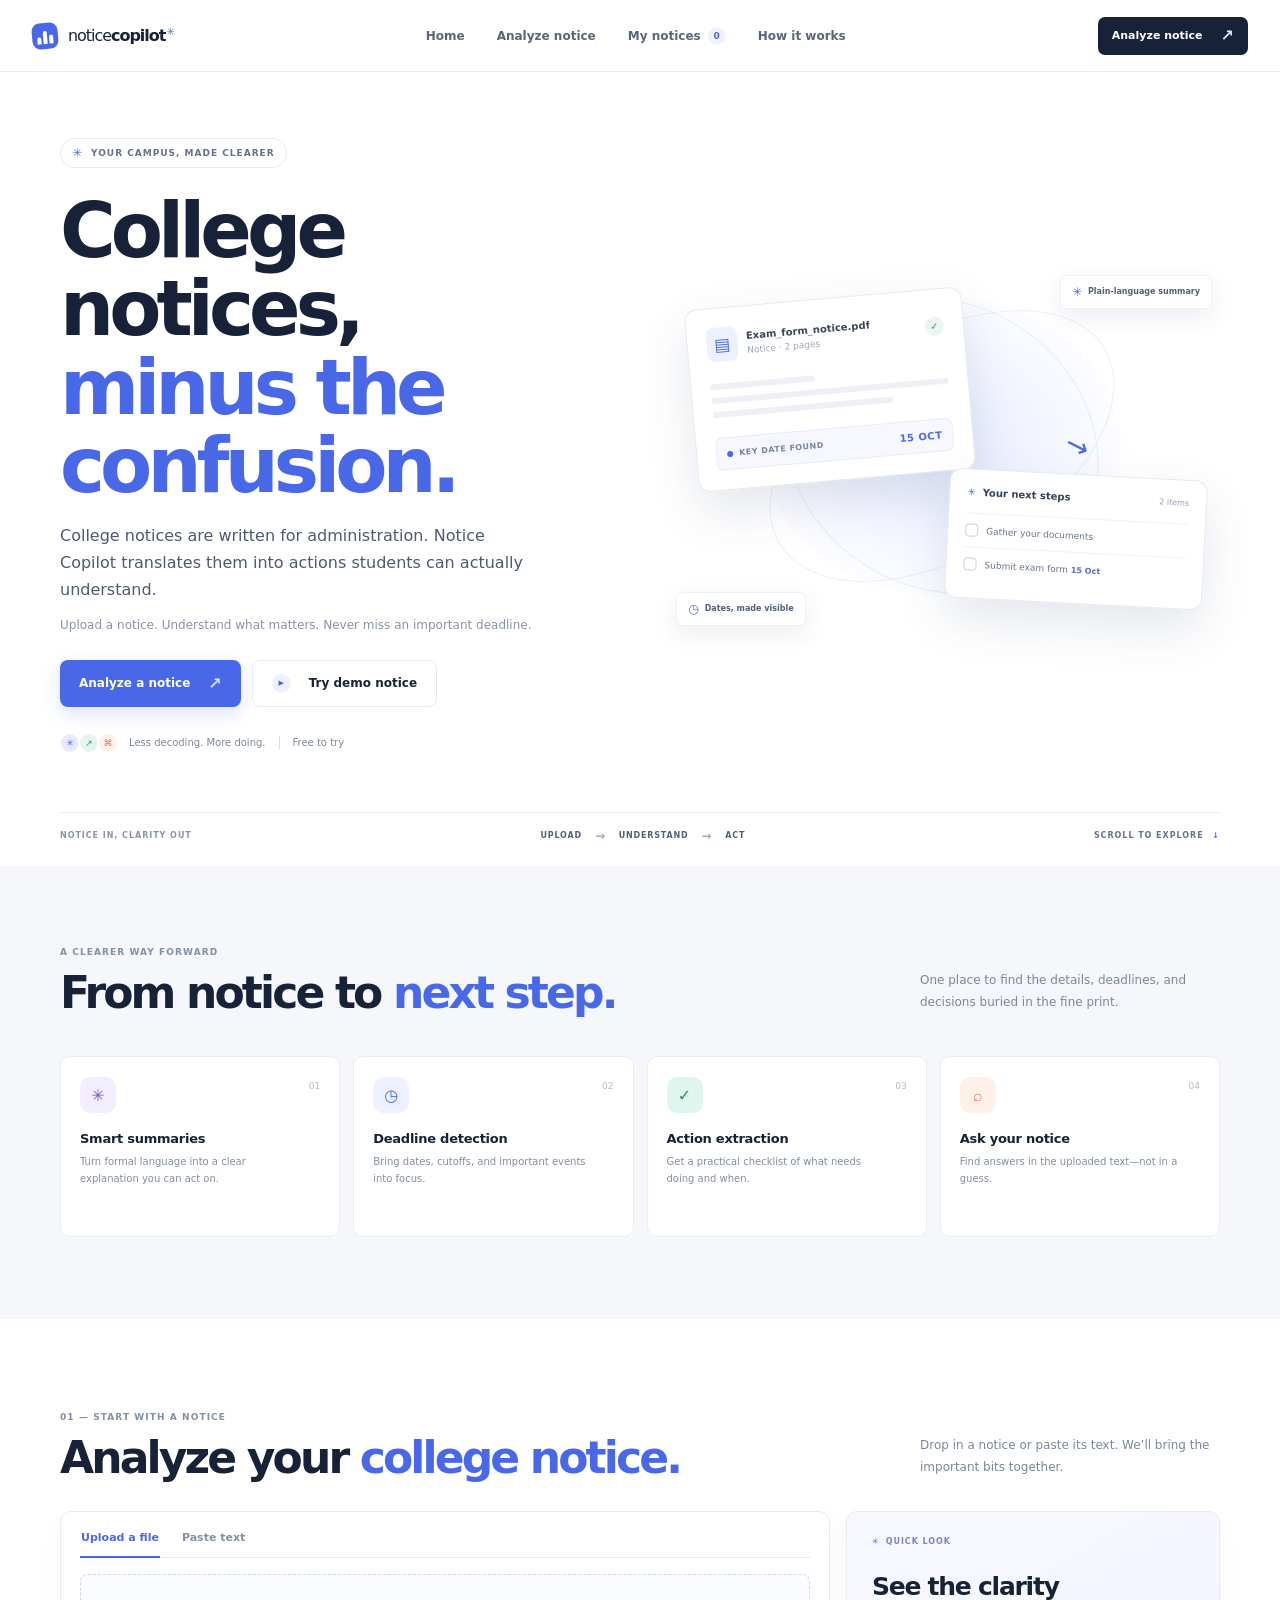
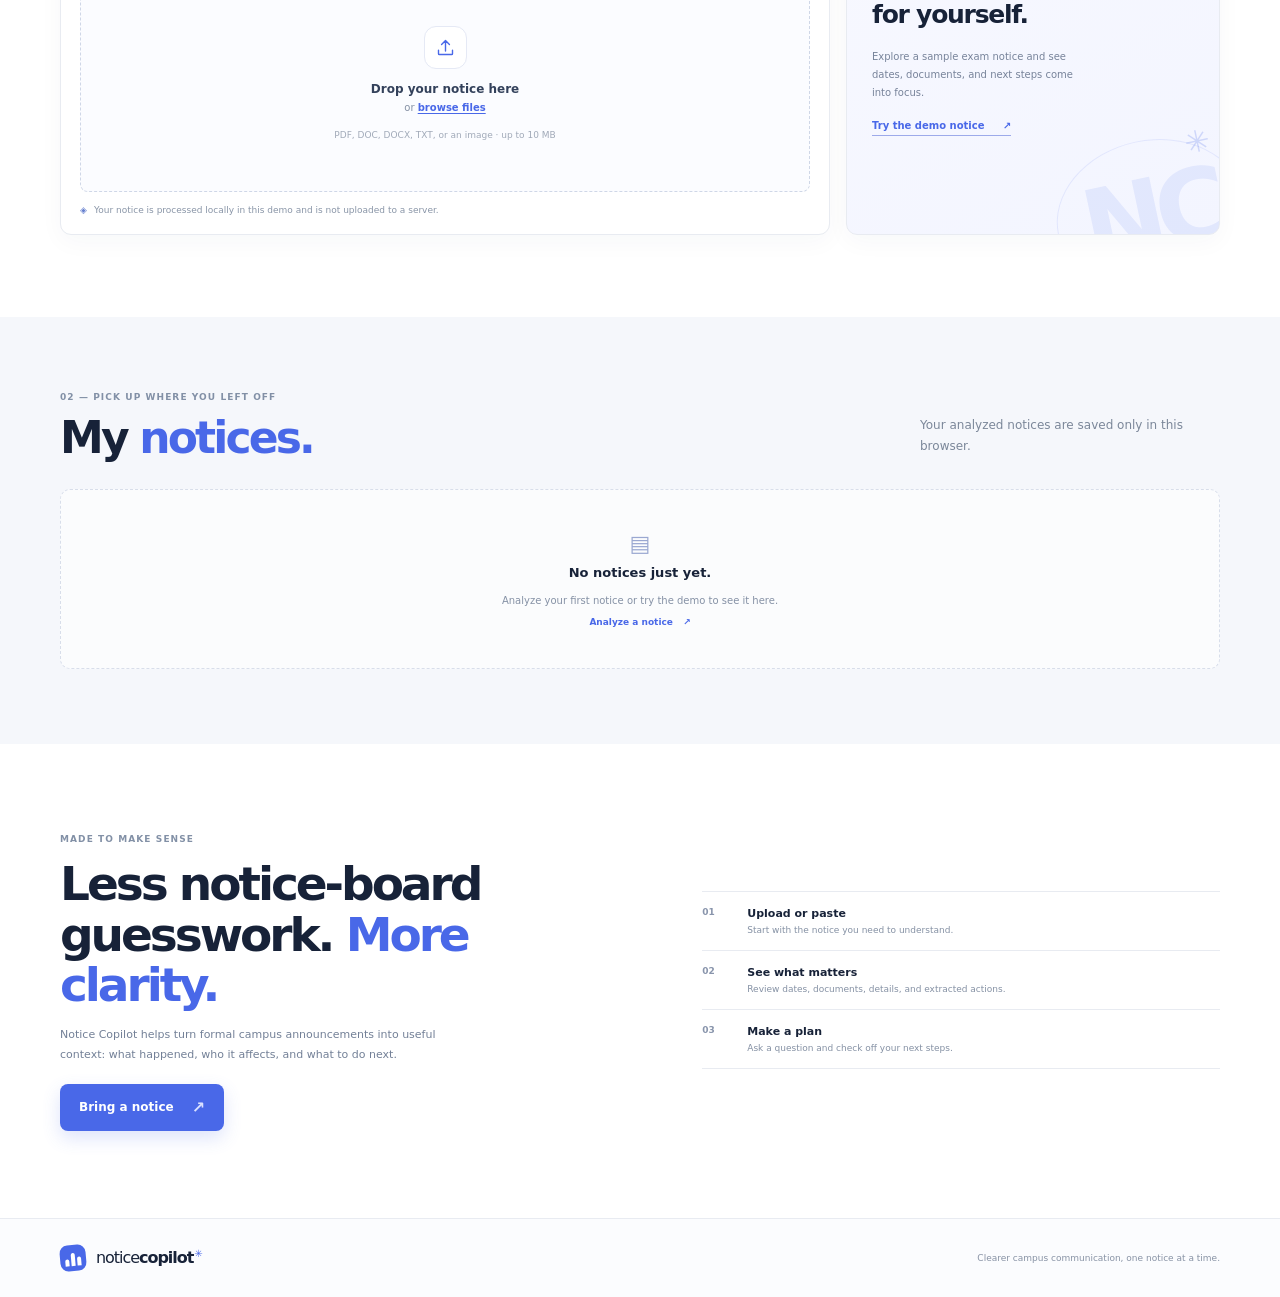
<file: index.html>
<!doctype html>
<html lang="en">
  <head>
    <meta charset="utf-8">
    <meta name="viewport" content="width=device-width, initial-scale=1">
    <meta name="theme-color" content="#f5f7fb">
    <meta name="description" content="Turn college notices into clear actions with Notice Copilot. Understand deadlines, documents, and next steps.">
    <title>Notice Copilot — Turn college notices into clear actions</title>
    <link rel="stylesheet" href="styles.css">
    <script src="script.js" defer></script>
  </head>
  <body>
    <a class="skip-link" href="#main">Skip to content</a>
    <header class="topbar">
      <a class="brand" href="#home" aria-label="Notice Copilot home">
        <span class="brand-symbol" aria-hidden="true"><span></span><span></span><span></span></span>
        <span>notice<span class="brand-strong">copilot</span><sup>✳</sup></span>
      </a>
      <button class="menu-toggle" id="menu-toggle" type="button" aria-expanded="false" aria-controls="primary-nav">
        <span class="sr-only">Toggle navigation</span><span aria-hidden="true">☰</span>
      </button>
      <nav class="primary-nav" id="primary-nav" aria-label="Main navigation">
        <a href="#home">Home</a>
        <a href="#analyze">Analyze notice</a>
        <a href="#my-notices">My notices<span class="history-count" id="history-count" aria-label="Saved notices">0</span></a>
        <a href="#how-it-works">How it works</a>
      </nav>
      <a class="button button-small button-dark header-cta" href="#analyze">Analyze notice <span aria-hidden="true">↗</span></a>
    </header>

    <main id="main">
      <section class="hero page-width" id="home" aria-labelledby="hero-title">
        <div class="hero-copy">
          <div class="trust-pill"><span class="sparkle" aria-hidden="true">✳</span> YOUR CAMPUS, MADE CLEARER</div>
          <h1 id="hero-title">College notices,<br><span>minus the confusion.</span></h1>
          <p class="hero-text">College notices are written for administration. Notice Copilot translates them into actions students can actually understand.</p>
          <p class="hero-support">Upload a notice. Understand what matters. Never miss an important deadline.</p>
          <div class="hero-actions">
            <a class="button button-primary" href="#analyze">Analyze a notice <span aria-hidden="true">↗</span></a>
            <button class="button button-demo" id="try-demo" type="button"><span class="play-icon" aria-hidden="true">▶</span> Try demo notice</button>
          </div>
          <div class="hero-proof"><span class="avatar-stack" aria-hidden="true"><i>✳</i><i>↗</i><i>⌘</i></span><span>Less decoding. More doing.</span><span class="proof-divider"></span><span>Free to try</span></div>
        </div>
        <div class="hero-visual" aria-label="A preview of a college notice transformed into an action checklist">
          <div class="visual-glow"></div>
          <div class="orbit orbit-a"></div><div class="orbit orbit-b"></div>
          <div class="notice-preview">
            <div class="preview-top"><span class="preview-file-icon" aria-hidden="true">▤</span><span><strong>Exam_form_notice.pdf</strong><small>Notice · 2 pages</small></span><span class="preview-check" aria-label="Analyzed">✓</span></div>
            <div class="preview-line short"></div><div class="preview-line"></div><div class="preview-line medium"></div>
            <div class="preview-stamp"><span class="stamp-dot"></span> KEY DATE FOUND <strong>15 OCT</strong></div>
          </div>
          <div class="preview-arrow" aria-hidden="true">↘</div>
          <div class="action-preview"><div class="action-preview-head"><span class="mini-spark">✳</span> Your next steps <span class="preview-counter">2 items</span></div><div class="preview-task"><span class="unchecked" aria-hidden="true"></span><span>Gather your documents</span></div><div class="preview-task"><span class="unchecked" aria-hidden="true"></span><span>Submit exam form <b>15 Oct</b></span></div></div>
          <span class="float-chip chip-one"><span>✳</span> Plain-language summary</span>
          <span class="float-chip chip-two"><span>◷</span> Dates, made visible</span>
        </div>
        <div class="hero-bottom"><span>NOTICE IN, CLARITY OUT</span><div class="workflow"><span>UPLOAD</span><i>→</i><span>UNDERSTAND</span><i>→</i><span>ACT</span></div><a href="#how-it-works" aria-label="See how Notice Copilot works">SCROLL TO EXPLORE <span aria-hidden="true">↓</span></a></div>
      </section>

      <section class="features section-muted" id="how-it-works" aria-labelledby="features-title">
        <div class="page-width">
          <div class="section-heading">
            <div><span class="section-label">A clearer way forward</span><h2 id="features-title">From notice to <span>next step.</span></h2></div>
            <p>One place to find the details, deadlines, and decisions buried in the fine print.</p>
          </div>
          <div class="feature-grid">
            <article class="feature-card"><span class="feature-icon icon-lilac" aria-hidden="true">✳</span><span class="feature-index">01</span><h3>Smart summaries</h3><p>Turn formal language into a clear explanation you can act on.</p></article>
            <article class="feature-card"><span class="feature-icon icon-blue" aria-hidden="true">◷</span><span class="feature-index">02</span><h3>Deadline detection</h3><p>Bring dates, cutoffs, and important events into focus.</p></article>
            <article class="feature-card"><span class="feature-icon icon-mint" aria-hidden="true">✓</span><span class="feature-index">03</span><h3>Action extraction</h3><p>Get a practical checklist of what needs doing and when.</p></article>
            <article class="feature-card"><span class="feature-icon icon-peach" aria-hidden="true">⌕</span><span class="feature-index">04</span><h3>Ask your notice</h3><p>Find answers in the uploaded text—not in a guess.</p></article>
          </div>
        </div>
      </section>

      <section class="analyzer-section page-width" id="analyze" aria-labelledby="analyzer-title">
        <div class="section-heading analyzer-heading">
          <div><span class="section-label">01 — START WITH A NOTICE</span><h2 id="analyzer-title">Analyze your <span>college notice.</span></h2></div>
          <p>Drop in a notice or paste its text. We’ll bring the important bits together.</p>
        </div>
        <div class="analyzer-grid">
          <div class="upload-card">
            <div class="input-tabs" role="tablist" aria-label="Choose how to add a notice">
              <button class="input-tab is-active" id="tab-upload" type="button" role="tab" aria-selected="true" aria-controls="panel-upload">Upload a file</button>
              <button class="input-tab" id="tab-paste" type="button" role="tab" aria-selected="false" aria-controls="panel-paste">Paste text</button>
            </div>
            <div class="tab-panel" id="panel-upload" role="tabpanel" aria-labelledby="tab-upload">
              <label class="drop-zone" id="drop-zone" for="notice-file">
                <input id="notice-file" type="file" accept=".txt,.pdf,.doc,.docx,image/*">
                <span class="upload-icon" aria-hidden="true"><svg viewBox="0 0 24 24"><path d="M12 16V4m0 0L7.5 8.5M12 4l4.5 4.5M4 15v4a1 1 0 0 0 1 1h14a1 1 0 0 0 1-1v-4"/></svg></span>
                <strong>Drop your notice here</strong>
                <span class="drop-subtitle">or <span class="browse-link">browse files</span></span>
                <span class="supported-formats">PDF, DOC, DOCX, TXT, or an image · up to 10 MB</span>
              </label>
            </div>
            <div class="tab-panel paste-panel" id="panel-paste" role="tabpanel" aria-labelledby="tab-paste" hidden>
              <label class="sr-only" for="notice-text">Paste the text of your college notice</label>
              <textarea id="notice-text" placeholder="Paste the notice text here…" rows="8"></textarea>
              <div class="paste-footer"><span>Your text stays in this browser.</span><button class="button button-primary button-small" id="analyze-text" type="button">Analyze notice <span aria-hidden="true">↗</span></button></div>
            </div>
            <div class="file-selection" id="file-selection" hidden><span class="file-chip-icon" aria-hidden="true">▤</span><span id="file-name"></span><button id="remove-file" type="button" aria-label="Remove selected file">×</button></div>
            <p class="upload-error" id="upload-error" role="alert" hidden></p>
            <div class="privacy-note"><span aria-hidden="true">◈</span> Your notice is processed locally in this demo and is not uploaded to a server.</div>
          </div>
          <aside class="demo-card">
            <span class="demo-tag"><span aria-hidden="true">✳</span> QUICK LOOK</span>
            <h3>See the clarity<br>for yourself.</h3>
            <p>Explore a sample exam notice and see dates, documents, and next steps come into focus.</p>
            <button class="demo-link" id="try-demo-inline" type="button">Try the demo notice <span aria-hidden="true">↗</span></button>
            <div class="demo-card-art" aria-hidden="true"><span>NC</span><i>✳</i></div>
          </aside>
        </div>

        <div class="processing-card" id="processing-card" role="status" aria-live="polite" hidden>
          <span class="processing-spark" aria-hidden="true">✳</span><div><strong id="processing-message">Reading your notice…</strong><span id="processing-step">Looking for dates and actions</span></div><span class="processing-spinner" aria-hidden="true"></span>
        </div>
        <div class="analysis-error" id="analysis-error" role="alert" hidden><span aria-hidden="true">!</span><div><strong id="analysis-error-title">We couldn’t confidently read this notice.</strong><p id="analysis-error-message">Try a text file or paste the notice text.</p></div></div>

        <section class="results" id="results" aria-labelledby="results-title" hidden>
          <div class="results-heading"><div><span class="section-label">NOTICE ANALYSIS <span class="demo-badge" id="result-source">LOCAL DEMO</span></span><h2 id="results-title">Your notice, <span>made clear.</span></h2></div><button class="button button-outline button-small" id="new-analysis" type="button">Analyze another <span aria-hidden="true">↗</span></button></div>
          <article class="notice-meta-card">
            <div class="notice-meta-icon" aria-hidden="true">▤</div><div class="notice-title-wrap"><h3 id="notice-title">Notice title</h3><div class="notice-meta-line"><span id="notice-type">Notice</span><span class="meta-dot"></span><span id="notice-issued-by">Issuer not found in notice</span><span class="meta-dot"></span><span id="notice-issue-date">Issue date not found</span></div></div><div class="confidence"><span class="confidence-dot"></span><span><strong id="confidence-label">Text extraction</strong><small>Based on notice text</small></span></div>
          </article>
          <div class="results-grid">
            <div class="results-main">
              <article class="result-card summary-card"><div class="card-heading"><span class="result-icon icon-summary" aria-hidden="true">✳</span><div><span class="card-eyebrow">THE SHORT VERSION</span><h3>TL;DR</h3></div><span class="ai-label">✳ LOCAL SUMMARY</span></div><p id="summary-text"></p></article>
              <article class="result-card action-card"><div class="card-heading"><span class="result-icon icon-action" aria-hidden="true">✓</span><div><span class="card-eyebrow">YOUR NEXT STEPS</span><h3>What do I need to do?</h3></div><span class="item-count" id="action-count"></span></div><div class="task-list" id="task-list"></div></article>
              <article class="result-card timeline-card"><div class="card-heading"><span class="result-icon icon-date" aria-hidden="true">◷</span><div><span class="card-eyebrow">DATES WORTH NOTING</span><h3>Important dates</h3></div></div><div class="timeline-list" id="timeline-list"></div><p class="empty-inline" id="timeline-empty" hidden>No dates could be confidently identified in this notice.</p></article>
              <article class="result-card plan-card"><div class="card-heading"><span class="result-icon icon-plan" aria-hidden="true">☷</span><div><span class="card-eyebrow">ONE THING AT A TIME</span><h3>Your action plan</h3></div></div><div class="progress-row"><span id="progress-label">0 of 0 tasks completed</span><span id="progress-percent">0%</span></div><div class="progress-track" role="progressbar" aria-label="Action plan progress" aria-valuemin="0" aria-valuemax="100" aria-valuenow="0"><span id="progress-fill"></span></div><div class="plan-list" id="plan-list"></div></article>
            </div>
            <aside class="results-side">
              <article class="result-card documents-card"><div class="card-heading"><span class="result-icon icon-docs" aria-hidden="true">▤</span><div><span class="card-eyebrow">COME PREPARED</span><h3>Required documents</h3></div></div><ul class="document-list" id="document-list"></ul><p class="empty-inline" id="documents-empty" hidden>No required documents were found in the notice text.</p></article>
              <article class="result-card eligibility-card"><div class="card-heading"><span class="result-icon icon-people" aria-hidden="true">◎</span><div><span class="card-eyebrow">WHO THIS IS FOR</span><h3>Eligibility</h3></div></div><p id="eligibility-text"></p></article>
              <article class="result-card important-card"><div class="card-heading"><span class="result-icon icon-important" aria-hidden="true">⌑</span><div><span class="card-eyebrow">DETAILS FROM THE NOTICE</span><h3>Important details</h3></div></div><dl id="important-details"></dl><p class="empty-inline" id="details-empty" hidden>Fees, venue, timing, or contact details were not identified in the notice.</p></article>
              <article class="result-card ask-card"><div class="card-heading"><span class="result-icon icon-ask" aria-hidden="true">⌕</span><div><span class="card-eyebrow">ANSWERS FROM YOUR TEXT</span><h3>Ask your notice</h3></div></div><p class="ask-description">Answers are grounded only in the notice text you provided.</p><div class="suggested-questions" id="suggested-questions"><button type="button">When is the deadline?</button><button type="button">What documents do I need?</button><button type="button">Who needs to submit this?</button><button type="button">How much is the fee?</button><button type="button">Where do I submit it?</button></div><div class="answer-box" id="answer-box" aria-live="polite" hidden></div><form class="question-form" id="question-form"><label class="sr-only" for="question-input">Ask a question about this notice</label><input id="question-input" type="text" placeholder="Ask a question…" autocomplete="off" required><button type="submit" aria-label="Send question">↑</button></form></article>
            </aside>
          </div>
          <p class="disclaimer"><span aria-hidden="true">ⓘ</span> <strong>AI-generated summary.</strong> This local demo uses text-matching rules, not an AI service. Always verify important dates and instructions against the original college notice.</p>
        </section>
      </section>

      <section class="history-section section-muted" id="my-notices" aria-labelledby="history-title">
        <div class="page-width">
          <div class="section-heading history-heading"><div><span class="section-label">02 — PICK UP WHERE YOU LEFT OFF</span><h2 id="history-title">My <span>notices.</span></h2></div><p>Your analyzed notices are saved only in this browser.</p></div>
          <div class="history-grid" id="history-grid"><div class="history-empty"><span aria-hidden="true">▤</span><h3>No notices just yet.</h3><p>Analyze your first notice or try the demo to see it here.</p><a class="text-link" href="#analyze">Analyze a notice <span aria-hidden="true">↗</span></a></div></div>
        </div>
      </section>

      <section class="how-section page-width">
        <div class="how-copy"><span class="section-label">MADE TO MAKE SENSE</span><h2>Less notice-board<br>guesswork. <span>More clarity.</span></h2><p>Notice Copilot helps turn formal campus announcements into useful context: what happened, who it affects, and what to do next.</p><a class="button button-primary" href="#analyze">Bring a notice <span aria-hidden="true">↗</span></a></div>
        <div class="how-steps"><div><span>01</span><strong>Upload or paste</strong><p>Start with the notice you need to understand.</p></div><div><span>02</span><strong>See what matters</strong><p>Review dates, documents, details, and extracted actions.</p></div><div><span>03</span><strong>Make a plan</strong><p>Ask a question and check off your next steps.</p></div></div>
      </section>
    </main>
    <footer class="site-footer"><div class="footer-inner page-width"><a class="brand" href="#home"><span class="brand-symbol" aria-hidden="true"><span></span><span></span><span></span></span><span>notice<span class="brand-strong">copilot</span><sup>✳</sup></span></a><span>Clearer campus communication, one notice at a time.</span></div></footer>
  </body>
</html>
</file>
<file: styles.css>
:root {
  color-scheme: light;
  --ink: #172238;
  --ink-soft: #34425b;
  --muted: #758198;
  --paper: #fff;
  --canvas: #f5f7fb;
  --line: #e8ebf1;
  --blue: #4968e8;
  --blue-dark: #3854ce;
  --blue-soft: #eef1ff;
  --mint: #dff6ee;
  --peach: #fff0e9;
  --lilac: #f2edff;
  --shadow: 0 14px 40px rgba(29, 47, 82, .07);
  font-family: Inter, ui-sans-serif, system-ui, -apple-system, BlinkMacSystemFont, "Segoe UI", sans-serif;
  font-synthesis: none;
  text-rendering: optimizeLegibility;
  -webkit-font-smoothing: antialiased;
}
* { box-sizing: border-box; }
html { scroll-behavior: smooth; scroll-padding-top: 88px; }
body { margin: 0; background: var(--paper); color: var(--ink); font-size: 14px; }
a { color: inherit; text-decoration: none; }
button, input, textarea { font: inherit; }
button, a { -webkit-tap-highlight-color: transparent; }
button:focus-visible, a:focus-visible, input:focus-visible, textarea:focus-visible { outline: 3px solid rgba(73,104,232,.48); outline-offset: 3px; }
::selection { background: #dce4ff; color: var(--ink); }
[hidden] { display: none !important; }
.page-width { width: min(1160px, calc(100% - 64px)); margin-inline: auto; }
.sr-only { position: absolute; width: 1px; height: 1px; overflow: hidden; clip: rect(0,0,0,0); white-space: nowrap; clip-path: inset(50%); }
.skip-link { position: fixed; z-index: 30; top: 10px; left: 10px; padding: 12px 16px; transform: translateY(-150%); border-radius: 8px; background: var(--ink); color: var(--paper); }
.skip-link:focus { transform: translateY(0); }

.topbar { position: sticky; z-index: 10; top: 0; display: flex; align-items: center; justify-content: space-between; height: 72px; padding-inline: max(32px, calc((100vw - 1240px) / 2)); border-bottom: 1px solid rgba(232,235,241,.85); background: rgba(255,255,255,.94); backdrop-filter: blur(16px); }
.brand { display: inline-flex; align-items: center; gap: 10px; white-space: nowrap; font-size: 16px; font-weight: 500; letter-spacing: -.065em; }
.brand-strong { font-weight: 760; }
.brand sup { align-self: flex-start; margin: 0 0 0 1px; color: var(--blue); font-size: 10px; }
.brand-symbol { display: flex; align-items: flex-end; gap: 2px; width: 26px; height: 26px; padding: 5px; border-radius: 8px; background: var(--blue); transform: rotate(-5deg); }
.brand-symbol span { display: block; width: 4px; border-radius: 2px 2px 0 0; background: #fff; }
.brand-symbol span:nth-child(1) { height: 7px; }.brand-symbol span:nth-child(2) { height: 13px; }.brand-symbol span:nth-child(3) { height: 9px; }
.primary-nav { display: flex; align-items: center; gap: 32px; color: #59657b; font-size: 12px; font-weight: 560; }
.primary-nav > a { display: inline-flex; align-items: center; gap: 7px; transition: color .18s; }
.primary-nav > a:hover { color: var(--blue); }
.history-count { display: inline-grid; min-width: 18px; height: 18px; place-items: center; padding: 0 4px; border-radius: 9px; background: var(--blue-soft); color: var(--blue); font-size: 9px; }
.button { display: inline-flex; min-height: 47px; align-items: center; justify-content: center; gap: 18px; padding: 0 19px; border: 0; border-radius: 8px; font-size: 12px; font-weight: 680; cursor: pointer; transition: background .18s, color .18s, border-color .18s, transform .18s, box-shadow .18s; }
.button:hover { transform: translateY(-1px); }
.button-primary { background: var(--blue); box-shadow: 0 7px 18px rgba(73,104,232,.19); color: white; }
.button-primary:hover { background: var(--blue-dark); box-shadow: 0 10px 22px rgba(73,104,232,.25); }
.button-primary > span, .button-dark > span { color: #d9e0ff; font-size: 16px; }
.button-small { min-height: 38px; padding-inline: 14px; border-radius: 7px; font-size: 11px; }
.button-dark { background: var(--ink); color: white; }
.button-dark:hover { background: #293651; }
.button-demo, .button-outline { border: 1px solid var(--line); background: white; color: var(--ink); }
.button-demo:hover, .button-outline:hover { border-color: #c7d0e1; background: #fbfcff; }
.play-icon { display: grid; width: 19px; height: 19px; place-items: center; border-radius: 50%; background: var(--blue-soft); color: var(--blue); font-size: 7px; }
.menu-toggle { display: none; }

.hero { position: relative; display: grid; min-height: 570px; grid-template-columns: 1.04fr .96fr; align-items: center; padding-top: 66px; padding-bottom: 112px; }
.hero-copy { position: relative; z-index: 1; }
.trust-pill { display: inline-flex; align-items: center; gap: 8px; padding: 7px 11px; border: 1px solid #e8ebf3; border-radius: 30px; background: #fff; color: #65718a; font-size: 9px; font-weight: 750; letter-spacing: .11em; }
.sparkle { color: var(--blue); font-size: 12px; }
.hero h1, .section-heading h2, .how-copy h2 { font-weight: 610; letter-spacing: -.065em; }
.hero h1 { margin: 24px 0 17px; font-size: clamp(51px, 6vw, 76px); line-height: 1.03; }
.hero h1 span, .section-heading h2 span, .how-copy h2 span { color: var(--blue); }
.hero-text { max-width: 475px; margin-bottom: 10px; color: #4c5a70; font-size: 16px; line-height: 1.7; }
.hero-support { margin-bottom: 25px; color: #8993a5; font-size: 12px; line-height: 1.6; }
.hero-actions { display: flex; flex-wrap: wrap; gap: 11px; }
.hero-proof { display: flex; align-items: center; gap: 10px; margin-top: 25px; color: #7b8799; font-size: 10px; }
.avatar-stack { display: flex; padding-left: 2px; }
.avatar-stack i { display: grid; width: 22px; height: 22px; place-items: center; margin-left: -3px; border: 2px solid white; border-radius: 50%; background: #e7eafe; color: var(--blue); font-size: 9px; font-style: normal; }
.avatar-stack i:nth-child(2) { background: #e4f5ee; color: #3e9476; }
.avatar-stack i:nth-child(3) { background: #fff0e9; color: #d07c5e; }
.proof-divider { width: 1px; height: 13px; margin-inline: 3px; background: #d9dee7; }
.hero-visual { position: relative; display: grid; min-height: 390px; place-items: center; isolation: isolate; }
.visual-glow { position: absolute; z-index: -2; width: 360px; height: 300px; border-radius: 50%; background: radial-gradient(ellipse, #e8edff 0, rgba(240,243,255,.3) 65%, transparent 75%); }
.orbit { position: absolute; z-index: -1; width: 380px; height: 220px; border: 1px solid rgba(101,126,223,.13); border-radius: 50%; transform: rotate(-31deg); }
.orbit-b { width: 325px; height: 285px; border-color: rgba(88,160,143,.14); transform: rotate(32deg); }
.notice-preview, .action-preview { position: absolute; border: 1px solid rgba(226,231,241,.9); border-radius: 12px; background: rgba(255,255,255,.96); box-shadow: 0 20px 48px rgba(50,67,105,.13); }
.notice-preview { top: 47px; left: 28px; width: 278px; padding: 19px; transform: rotate(-5deg); }
.preview-top { display: flex; align-items: center; gap: 9px; margin-bottom: 22px; }
.preview-file-icon { display: grid; width: 31px; height: 34px; place-items: center; border-radius: 7px; background: #edf0ff; color: var(--blue); font-size: 17px; }
.preview-top strong, .preview-top small { display: block; }
.preview-top strong { max-width: 160px; overflow: hidden; color: #38455c; font-size: 10px; font-weight: 700; text-overflow: ellipsis; white-space: nowrap; }
.preview-top small { margin-top: 4px; color: #9ba4b3; font-size: 9px; }
.preview-check { display: grid; width: 19px; height: 19px; place-items: center; margin-left: auto; border-radius: 50%; background: #e9f7f0; color: #429578; font-size: 10px; }
.preview-line { width: 100%; height: 6px; margin-bottom: 8px; border-radius: 8px; background: #eef0f5; }
.preview-line.short { width: 44%; }.preview-line.medium { width: 76%; }
.preview-stamp { display: flex; align-items: center; gap: 6px; margin-top: 20px; padding: 10px; border: 1px solid #e7ebfb; border-radius: 7px; background: #f7f8ff; color: #7784a5; font-size: 8px; font-weight: 750; letter-spacing: .06em; }
.stamp-dot { width: 6px; height: 6px; border-radius: 50%; background: var(--blue); }
.preview-stamp strong { margin-left: auto; color: var(--blue); font-size: 10px; }
.action-preview { right: 15px; bottom: 37px; width: 258px; padding: 17px; transform: rotate(3deg); }
.action-preview-head { display: flex; align-items: center; gap: 7px; margin-bottom: 15px; color: #35425a; font-size: 10px; font-weight: 700; }
.mini-spark { color: var(--blue); }
.preview-counter { margin-left: auto; color: #939db0; font-size: 8px; font-weight: 500; }
.preview-task { display: flex; align-items: center; gap: 8px; padding: 10px 0; border-top: 1px solid #f0f1f5; color: #68758a; font-size: 9px; }
.preview-task b { margin-left: auto; color: #526add; font-size: 8px; }
.unchecked { width: 13px; height: 13px; border: 1px solid #c9d0df; border-radius: 4px; }
.preview-arrow { position: absolute; top: 178px; right: 132px; color: var(--blue); font-size: 28px; transform: rotate(-18deg); }
.float-chip { position: absolute; display: flex; align-items: center; gap: 6px; padding: 9px 11px; border: 1px solid #edf0f5; border-radius: 7px; background: white; box-shadow: 0 8px 24px rgba(33,52,91,.09); color: #536079; font-size: 8px; font-weight: 650; }
.float-chip span { color: var(--blue); font-size: 12px; }
.chip-one { top: 24px; right: 8px; }.chip-two { bottom: 15px; left: 13px; }
.hero-bottom { position: absolute; right: 0; bottom: 23px; left: 0; display: flex; align-items: center; justify-content: space-between; padding-top: 16px; border-top: 1px solid var(--line); color: #8a94a5; font-size: 8px; font-weight: 700; letter-spacing: .12em; }
.workflow { display: flex; align-items: center; gap: 13px; color: #526078; letter-spacing: .1em; }
.workflow i { color: #9da8bc; font-size: 12px; font-style: normal; }
.hero-bottom > a { color: #66738a; font-size: 8px; }
.hero-bottom > a span { margin-left: 5px; color: var(--blue); }

.section-muted { background: var(--canvas); }
.features { padding: 76px 0 82px; }
.section-heading { display: flex; align-items: end; justify-content: space-between; gap: 30px; }
.section-label { display: inline-flex; align-items: center; gap: 7px; color: #8290a6; font-size: 9px; font-weight: 760; letter-spacing: .12em; text-transform: uppercase; }
.section-heading h2 { margin: 11px 0 0; font-size: clamp(33px, 4vw, 44px); line-height: 1.1; }
.section-heading > p { max-width: 300px; margin: 0 0 4px; color: #7b8799; font-size: 12px; line-height: 1.8; }
.feature-grid { display: grid; grid-template-columns: repeat(4, 1fr); gap: 13px; margin-top: 39px; }
.feature-card { position: relative; min-height: 181px; padding: 20px 19px; border: 1px solid #e9edf4; border-radius: 10px; background: white; transition: transform .2s, box-shadow .2s; }
.feature-card:hover { transform: translateY(-3px); box-shadow: var(--shadow); }
.feature-icon { display: grid; width: 36px; height: 36px; place-items: center; border-radius: 10px; font-size: 16px; }
.icon-lilac { background: var(--lilac); color: #7758c7; }.icon-blue { background: var(--blue-soft); color: var(--blue); }.icon-mint { background: var(--mint); color: #328a6b; }.icon-peach { background: var(--peach); color: #d77e58; }
.feature-index { position: absolute; top: 24px; right: 19px; color: #b1bac9; font-size: 9px; }
.feature-card h3 { margin: 18px 0 7px; font-size: 13px; letter-spacing: -.02em; }
.feature-card p { max-width: 225px; margin: 0; color: #818da1; font-size: 10px; line-height: 1.7; }

.analyzer-section { padding-top: 88px; padding-bottom: 82px; }
.analyzer-heading { margin-bottom: 28px; }
.analyzer-grid { display: grid; grid-template-columns: minmax(0, 1.75fr) minmax(220px, .85fr); gap: 16px; }
.upload-card, .demo-card, .result-card, .notice-meta-card { border: 1px solid var(--line); border-radius: 11px; background: white; box-shadow: 0 7px 25px rgba(29,47,82,.035); }
.upload-card { padding: 19px; }
.input-tabs { display: flex; gap: 21px; border-bottom: 1px solid var(--line); }
.input-tab { position: relative; padding: 0 1px 13px; border: 0; background: none; color: #8390a4; font-size: 11px; font-weight: 600; cursor: pointer; }
.input-tab.is-active { color: var(--blue); }
.input-tab.is-active::after { position: absolute; right: 0; bottom: -1px; left: 0; height: 2px; background: var(--blue); content: ""; }
.drop-zone { display: flex; min-height: 218px; align-items: center; justify-content: center; flex-direction: column; margin-top: 16px; border: 1px dashed #cfd7e7; border-radius: 8px; background: #fbfcff; text-align: center; cursor: pointer; transition: border-color .2s, background .2s; }
.drop-zone:hover, .drop-zone.is-dragging { border-color: var(--blue); background: #f5f7ff; }
.drop-zone input { position: absolute; width: 1px; height: 1px; overflow: hidden; opacity: 0; }
.drop-zone:focus-within { outline: 3px solid rgba(73,104,232,.35); outline-offset: 3px; }
.upload-icon { display: grid; width: 43px; height: 43px; place-items: center; margin-bottom: 13px; border: 1px solid #e5e9f5; border-radius: 12px; background: white; color: var(--blue); }
.upload-icon svg { width: 21px; height: 21px; fill: none; stroke: currentColor; stroke-linecap: round; stroke-linejoin: round; stroke-width: 1.6; }
.drop-zone strong { color: #33415b; font-size: 12px; }
.drop-subtitle { margin-top: 6px; color: #8490a4; font-size: 10px; }
.browse-link { color: var(--blue); font-weight: 700; text-decoration: underline; text-underline-offset: 2px; }
.supported-formats { margin-top: 17px; color: #a0a9b8; font-size: 9px; }
.paste-panel textarea { display: block; width: 100%; min-height: 218px; margin-top: 16px; padding: 14px; resize: vertical; border: 1px solid #e6eaf1; border-radius: 8px; background: #fbfcff; color: var(--ink); font-size: 12px; line-height: 1.7; }
.paste-panel textarea::placeholder { color: #a0a9b8; }
.paste-footer { display: flex; align-items: center; justify-content: space-between; gap: 10px; margin-top: 11px; color: #8b96a8; font-size: 9px; }
.privacy-note { display: flex; align-items: center; gap: 7px; margin-top: 13px; color: #8995a7; font-size: 9px; }
.privacy-note span { color: #657fce; }
.demo-card { position: relative; display: flex; overflow: hidden; min-height: 300px; flex-direction: column; align-items: flex-start; padding: 25px; background: linear-gradient(150deg, #f7f8ff 0, #f3f5ff 100%); }
.demo-tag { display: inline-flex; align-items: center; gap: 6px; color: #7887bc; font-size: 8px; font-weight: 760; letter-spacing: .12em; }
.demo-tag span { color: var(--blue); }
.demo-card h3 { position: relative; z-index: 1; margin: 27px 0 9px; font-size: 25px; font-weight: 610; letter-spacing: -.05em; line-height: 1.13; }
.demo-card > p { position: relative; z-index: 1; max-width: 220px; margin-bottom: 18px; color: #77839a; font-size: 10px; line-height: 1.8; }
.demo-link { position: relative; z-index: 1; padding: 0 0 4px; border: 0; border-bottom: 1px solid #9daaea; background: none; color: var(--blue); font-size: 10px; font-weight: 700; cursor: pointer; }
.demo-link span { margin-left: 15px; }
.demo-card-art { position: absolute; right: -27px; bottom: -56px; display: grid; width: 190px; height: 150px; place-items: center; border: 1px solid rgba(73,104,232,.11); border-radius: 50%; color: rgba(73,104,232,.1); font-size: 100px; font-weight: 800; letter-spacing: -.1em; transform: rotate(-12deg); }
.demo-card-art i { position: absolute; top: -6px; right: 31px; color: rgba(73,104,232,.22); font-size: 30px; font-style: normal; }
.file-selection { display: flex; align-items: center; gap: 9px; margin-top: 12px; padding: 10px; border: 1px solid var(--line); border-radius: 7px; color: #4e5b71; font-size: 10px; }
.file-chip-icon { color: var(--blue); }
.file-selection button { margin-left: auto; border: 0; background: transparent; color: #778399; font-size: 19px; cursor: pointer; }
.upload-error { margin: 11px 0 0; padding: 10px 12px; border-radius: 7px; background: #fff2f0; color: #ad5145; font-size: 10px; line-height: 1.6; }
.processing-card, .analysis-error { display: flex; align-items: center; gap: 13px; margin-top: 17px; padding: 16px; border: 1px solid #e1e7fb; border-radius: 9px; background: #f8f9ff; }
.processing-spark { color: var(--blue); font-size: 19px; animation: spark-turn 1.8s linear infinite; }
.processing-card strong, .processing-card div > span { display: block; }
.processing-card strong { font-size: 11px; }.processing-card div > span { margin-top: 4px; color: #7e8aa1; font-size: 9px; }
.processing-spinner { width: 18px; height: 18px; margin-left: auto; border: 2px solid #d8dff8; border-top-color: var(--blue); border-radius: 50%; animation: spin .8s linear infinite; }
.analysis-error { border-color: #f2dad6; background: #fff9f8; color: #a24c42; }
.analysis-error > span { display: grid; flex: 0 0 23px; width: 23px; height: 23px; place-items: center; border-radius: 50%; background: #ffe9e5; font-weight: 800; }
.analysis-error strong { font-size: 11px; }.analysis-error p { margin: 4px 0 0; color: #8e7775; font-size: 10px; line-height: 1.6; }
@keyframes spin { to { transform: rotate(360deg); } } @keyframes spark-turn { to { transform: rotate(360deg); } }

.results { margin-top: 46px; scroll-margin-top: 94px; }
.results-heading { display: flex; align-items: end; justify-content: space-between; gap: 20px; margin-bottom: 15px; }
.results-heading h2 { margin: 8px 0 0; font-size: 30px; font-weight: 620; letter-spacing: -.055em; }
.demo-badge { margin-left: 8px; padding: 4px 6px; border-radius: 4px; background: #f0f2fb; color: #6375bd; font-size: 7px; letter-spacing: .07em; vertical-align: 1px; }
.notice-meta-card { display: flex; align-items: center; gap: 13px; padding: 17px; }
.notice-meta-icon { display: grid; flex: 0 0 39px; width: 39px; height: 42px; place-items: center; border-radius: 8px; background: var(--blue-soft); color: var(--blue); font-size: 19px; }
.notice-title-wrap { min-width: 0; }
.notice-title-wrap h3 { overflow: hidden; margin: 0 0 7px; font-size: 14px; text-overflow: ellipsis; white-space: nowrap; }
.notice-meta-line { display: flex; flex-wrap: wrap; align-items: center; gap: 8px; color: #8691a4; font-size: 9px; }
.meta-dot { width: 3px; height: 3px; border-radius: 50%; background: #b4bdca; }
.confidence { display: flex; align-items: center; gap: 8px; margin-left: auto; padding-left: 12px; }
.confidence-dot { width: 8px; height: 8px; border-radius: 50%; background: #54ae8a; box-shadow: 0 0 0 3px #e7f5ef; }
.confidence strong, .confidence small { display: block; white-space: nowrap; }
.confidence strong { color: #4b886f; font-size: 9px; }.confidence small { margin-top: 4px; color: #939daf; font-size: 8px; }
.results-grid { display: grid; grid-template-columns: minmax(0, 1.55fr) minmax(275px, .85fr); gap: 13px; align-items: start; margin-top: 13px; }
.results-main, .results-side { display: grid; gap: 13px; }
.result-card { padding: 17px; }
.card-heading { display: flex; align-items: center; gap: 10px; }
.result-icon { display: grid; flex: 0 0 33px; width: 33px; height: 33px; place-items: center; border-radius: 9px; font-size: 14px; }
.icon-summary { background: var(--lilac); color: #7a5fc6; }.icon-action { background: var(--mint); color: #39886d; }.icon-date { background: #fff3df; color: #bb8a39; }.icon-plan { background: var(--blue-soft); color: var(--blue); }.icon-docs { background: #f3efff; color: #7b67be; }.icon-people { background: #e8f6f2; color: #429579; }.icon-important { background: var(--peach); color: #cf7653; }.icon-ask { background: #eaf1ff; color: #5573d1; }
.card-eyebrow { display: block; margin-bottom: 4px; color: #919bad; font-size: 7px; font-weight: 750; letter-spacing: .12em; }
.card-heading h3 { margin: 0; font-size: 13px; font-weight: 720; letter-spacing: -.015em; }
.ai-label, .item-count { margin-left: auto; color: #8d97a9; font-size: 8px; }
.ai-label { padding: 5px 7px; border-radius: 5px; background: #f5f3fa; color: #8371b5; font-size: 7px; font-weight: 700; letter-spacing: .05em; }
.summary-card > p { margin: 15px 0 0 43px; color: #57647a; font-size: 11px; line-height: 1.8; }
.task-list { display: grid; gap: 8px; margin-top: 15px; }
.task-card { padding: 12px; border: 1px solid #edf0f5; border-radius: 8px; background: #fff; }
.task-topline { display: flex; align-items: flex-start; gap: 9px; }
.task-number { display: grid; flex: 0 0 22px; width: 22px; height: 22px; place-items: center; border-radius: 7px; background: #f0f2fb; color: #6f7db6; font-size: 9px; font-weight: 700; }
.task-card h4 { margin: 1px 0 0; font-size: 10px; font-weight: 700; line-height: 1.55; }
.urgency { margin-left: auto; padding: 4px 6px; border-radius: 4px; font-size: 7px; font-weight: 750; letter-spacing: .06em; white-space: nowrap; }
.urgency-urgent { background: #fff0ee; color: #c55046; }.urgency-upcoming { background: #fff6df; color: #ab7b21; }.urgency-later { background: #edf5ff; color: #587bb5; }.urgency-none { background: #f0f2f5; color: #7f8a9b; }
.task-meta { display: flex; flex-wrap: wrap; gap: 7px 13px; margin: 8px 0 0 31px; color: #8994a6; font-size: 8px; }
.task-meta span { display: inline-flex; align-items: center; gap: 4px; }.task-meta strong { color: #58667d; font-weight: 650; }
.timeline-list { margin-top: 16px; }
.timeline-item { position: relative; display: grid; grid-template-columns: 14px 1fr auto; gap: 9px; padding: 0 0 16px; }
.timeline-item:last-child { padding-bottom: 0; }
.timeline-rail { position: relative; display: flex; justify-content: center; }
.timeline-rail::after { position: absolute; top: 12px; bottom: -3px; width: 1px; background: #e6eaf2; content: ""; }
.timeline-item:last-child .timeline-rail::after { display: none; }
.timeline-dot { position: relative; z-index: 1; width: 8px; height: 8px; margin-top: 3px; border: 2px solid var(--blue); border-radius: 50%; background: white; }
.timeline-item.is-urgent .timeline-dot { border-color: #dd7167; background: #fff0ee; }
.timeline-copy strong, .timeline-copy span { display: block; }.timeline-copy strong { font-size: 9px; }.timeline-copy span { margin-top: 4px; color: #8691a4; font-size: 8px; line-height: 1.5; }
.timeline-date { color: #6676ad; font-size: 8px; font-weight: 700; text-align: right; white-space: nowrap; }
.timeline-item.is-urgent .timeline-date { color: #be554a; }
.empty-inline { margin: 14px 0 0; color: #929daf; font-size: 9px; line-height: 1.6; }
.progress-row { display: flex; justify-content: space-between; margin-top: 15px; color: #7c889b; font-size: 8px; }
.progress-row span:last-child { color: var(--blue); font-weight: 700; }
.progress-track { overflow: hidden; height: 5px; margin-top: 7px; border-radius: 6px; background: #edf0f6; }
.progress-track > span { display: block; width: 0; height: 100%; border-radius: inherit; background: var(--blue); transition: width .25s ease; }
.plan-list { display: grid; gap: 7px; margin-top: 13px; }
.plan-row { display: flex; align-items: flex-start; gap: 9px; color: #536078; font-size: 9px; line-height: 1.5; cursor: pointer; }
.plan-row input { flex: 0 0 14px; width: 14px; height: 14px; margin: 0; accent-color: var(--blue); cursor: pointer; }
.plan-row.is-complete > span { color: #98a1b0; text-decoration: line-through; }
.document-list { display: grid; gap: 11px; margin: 17px 0 0; padding: 0; list-style: none; }
.document-list li { display: flex; align-items: flex-start; gap: 8px; color: #657187; font-size: 9px; line-height: 1.5; }
.doc-check { display: grid; flex: 0 0 14px; width: 14px; height: 14px; place-items: center; border: 1px solid #cfd6e3; border-radius: 4px; color: white; font-size: 8px; }
.document-list li.is-checked .doc-check { border-color: #5c9c83; background: #5c9c83; }
.eligibility-card > p, .ask-description { margin: 12px 0 0; color: #69768c; font-size: 9px; line-height: 1.7; }
.important-card dl { display: grid; gap: 9px; margin: 15px 0 0; }
.important-card dl div { display: grid; grid-template-columns: 75px 1fr; gap: 8px; }
.important-card dt { color: #929daf; font-size: 8px; }
.important-card dd { margin: 0; color: #536078; font-size: 8px; font-weight: 600; line-height: 1.5; overflow-wrap: anywhere; }
.suggested-questions { display: flex; flex-wrap: wrap; gap: 6px; margin-top: 12px; }
.suggested-questions button { padding: 7px 8px; border: 1px solid #e6eaf1; border-radius: 6px; background: white; color: #62718a; font-size: 8px; text-align: left; cursor: pointer; transition: border-color .18s, color .18s; }
.suggested-questions button:hover { border-color: #bac6f1; color: var(--blue); }
.answer-box { margin-top: 11px; padding: 10px; border-radius: 7px; background: #f5f7ff; color: #58667d; font-size: 9px; line-height: 1.7; }
.answer-box strong { display: block; margin-bottom: 4px; color: #7787c1; font-size: 7px; letter-spacing: .08em; text-transform: uppercase; }
.answer-box.is-not-found { background: #fff7ef; color: #916f54; }
.question-form { display: flex; gap: 7px; margin-top: 11px; }
.question-form input { min-width: 0; flex: 1; height: 34px; padding: 0 10px; border: 1px solid #e4e8f0; border-radius: 7px; color: var(--ink); font-size: 9px; }
.question-form input::placeholder { color: #9ca6b5; }
.question-form button { width: 34px; height: 34px; border: 0; border-radius: 7px; background: var(--blue); color: white; font-size: 17px; cursor: pointer; }
.disclaimer { display: flex; align-items: flex-start; gap: 7px; margin: 13px 0 0; padding: 11px 13px; border: 1px solid #f1e6ce; border-radius: 7px; background: #fffbf2; color: #887b60; font-size: 8px; line-height: 1.7; }
.disclaimer > span { color: #bb9b55; }
.disclaimer strong { margin-right: 3px; color: #746440; }

.history-section { padding: 70px 0 75px; }
.history-heading { margin-bottom: 27px; }
.history-grid { display: grid; grid-template-columns: repeat(3, 1fr); gap: 12px; }
.history-empty { grid-column: 1 / -1; display: grid; min-height: 180px; justify-items: center; align-content: center; padding: 22px; border: 1px dashed #d8deea; border-radius: 10px; background: rgba(255,255,255,.57); text-align: center; }
.history-empty > span { color: #9aa8d1; font-size: 22px; }
.history-empty h3 { margin: 9px 0 5px; font-size: 13px; }
.history-empty p { margin-bottom: 11px; color: #8591a5; font-size: 10px; }
.text-link { color: var(--blue); font-size: 9px; font-weight: 700; }.text-link span { margin-left: 7px; }
.history-card { min-width: 0; padding: 15px; border: 1px solid var(--line); border-radius: 9px; background: white; box-shadow: 0 5px 18px rgba(29,47,82,.04); }
.history-card-top { display: flex; align-items: flex-start; gap: 9px; }
.history-card-icon { display: grid; flex: 0 0 30px; width: 30px; height: 31px; place-items: center; border-radius: 7px; background: var(--blue-soft); color: var(--blue); }
.history-card h3 { overflow: hidden; margin: 1px 0 4px; font-size: 10px; line-height: 1.5; text-overflow: ellipsis; white-space: nowrap; }
.history-card small { color: #919bad; font-size: 8px; }
.history-card-menu { margin-left: auto; border: 0; background: transparent; color: #8994a5; font-size: 16px; cursor: pointer; }
.history-card-facts { display: flex; flex-wrap: wrap; gap: 7px; margin-top: 14px; padding-top: 11px; border-top: 1px solid #eff1f5; color: #758198; font-size: 8px; }
.history-card-facts strong { color: #55637b; }
.history-card-actions { display: flex; justify-content: space-between; align-items: center; margin-top: 12px; }
.history-status { color: #8490a3; font-size: 8px; }.history-status.has-pending { color: #9d7b36; }
.history-open, .history-delete { padding: 6px 8px; border: 1px solid #e5e9f0; border-radius: 5px; background: white; color: #586780; font-size: 8px; cursor: pointer; }
.history-delete { margin-left: 5px; color: #a2736d; }.history-open:hover { border-color: #bfcaf0; color: var(--blue); }.history-delete:hover { border-color: #e5c5c0; color: #b65046; }

.how-section { display: grid; grid-template-columns: 1.05fr .95fr; gap: 70px; padding-top: 85px; padding-bottom: 87px; }
.how-copy h2 { margin: 14px 0; font-size: clamp(35px, 4vw, 47px); line-height: 1.08; }
.how-copy > p { max-width: 410px; margin-bottom: 19px; color: #738097; font-size: 11px; line-height: 1.8; }
.how-steps { display: grid; align-content: center; }
.how-steps > div { display: grid; grid-template-columns: 36px 1fr; gap: 0 9px; padding: 15px 0; border-bottom: 1px solid var(--line); }
.how-steps > div:first-child { border-top: 1px solid var(--line); }
.how-steps > div > span { grid-row: span 2; color: #8995ac; font-size: 9px; font-weight: 700; }
.how-steps strong { font-size: 11px; }
.how-steps p { margin: 5px 0 0; color: #8591a4; font-size: 9px; }
.site-footer { border-top: 1px solid var(--line); background: #fbfcfe; }
.footer-inner { display: flex; min-height: 78px; align-items: center; justify-content: space-between; gap: 15px; }
.footer-inner > span, .footer-game-link { color: #8792a4; font-size: 9px; }
.footer-game-link span { color: var(--blue); }

@media (max-width: 900px) {
  .topbar { padding-inline: 26px; }
  .primary-nav { gap: 18px; }
  .hero { grid-template-columns: 1fr 1fr; }
  .notice-preview { left: 2px; width: 250px; }
  .action-preview { right: 0; width: 230px; }
  .float-chip { font-size: 7px; }
  .results-grid { grid-template-columns: minmax(0, 1.3fr) minmax(260px, .9fr); }
}
@media (max-width: 700px) {
  html { scroll-padding-top: 72px; }
  .page-width { width: calc(100% - 40px); }
  .topbar { height: 64px; padding-inline: 20px; }
  .header-cta { display: none; }
  .menu-toggle { display: grid; width: 38px; height: 38px; place-items: center; border: 1px solid var(--line); border-radius: 7px; background: white; color: var(--ink); font-size: 16px; cursor: pointer; }
  .primary-nav { position: absolute; top: 63px; right: 0; left: 0; display: none; align-items: stretch; flex-direction: column; gap: 0; padding: 8px 20px 15px; border-bottom: 1px solid var(--line); background: white; box-shadow: 0 12px 20px rgba(29,47,82,.07); }
  .primary-nav.is-open { display: flex; }
  .primary-nav > a { padding: 13px 0; border-bottom: 1px solid #f0f2f6; }
  .primary-nav > a:last-child { border: 0; }
  .hero { min-height: 0; grid-template-columns: 1fr; padding-top: 50px; padding-bottom: 91px; }
  .hero h1 { font-size: clamp(48px, 12vw, 66px); }
  .hero-text { max-width: 500px; font-size: 14px; }
  .hero-support { font-size: 11px; }
  .hero-visual { min-height: 338px; margin-top: 22px; }
  .visual-glow { width: 310px; height: 265px; }
  .orbit { width: 310px; height: 185px; }.orbit-b { width: 280px; height: 255px; }
  .notice-preview { top: 35px; left: 5%; width: min(260px, 75%); }
  .action-preview { right: 4%; bottom: 25px; width: min(245px, 72%); }
  .preview-arrow { top: 150px; right: 31%; }
  .chip-one { top: 18px; right: 0; }.chip-two { bottom: 7px; left: 0; }
  .hero-bottom { bottom: 16px; flex-wrap: wrap; gap: 8px; }
  .hero-bottom > span:first-child { display: none; }
  .workflow { gap: 8px; font-size: 7px; }
  .hero-bottom > a { font-size: 7px; }
  .features { padding: 57px 0 60px; }
  .section-heading { align-items: flex-start; flex-direction: column; gap: 10px; }
  .section-heading h2 { font-size: 35px; }
  .section-heading > p { max-width: 430px; font-size: 11px; }
  .feature-grid { grid-template-columns: repeat(2, 1fr); gap: 9px; margin-top: 24px; }
  .feature-card { min-height: 168px; padding: 15px; }
  .feature-card h3 { margin-top: 14px; font-size: 12px; }
  .feature-card p { font-size: 9px; }
  .feature-index { top: 20px; right: 13px; }
  .analyzer-section { padding-top: 61px; padding-bottom: 58px; }
  .analyzer-heading { margin-bottom: 21px; }
  .analyzer-grid { grid-template-columns: 1fr; }
  .demo-card { min-height: 245px; padding: 20px; }
  .demo-card h3 { margin-top: 16px; }
  .demo-card > p { max-width: 255px; }
  .upload-card { padding: 14px; }
  .drop-zone { min-height: 205px; }
  .results { margin-top: 35px; }
  .results-heading { align-items: flex-start; flex-direction: column; }
  .results-heading h2 { font-size: 27px; }
  .results-grid { grid-template-columns: 1fr; }
  .results-side { grid-row: 2; }
  .notice-meta-card { flex-wrap: wrap; }
  .confidence { width: 100%; margin: 2px 0 0 52px; padding: 0; }
  .history-section { padding: 55px 0 58px; }
  .history-grid { grid-template-columns: 1fr; }
  .how-section { grid-template-columns: 1fr; gap: 30px; padding-top: 59px; padding-bottom: 62px; }
  .how-copy h2 { font-size: 38px; }
  .footer-inner { min-height: 95px; flex-wrap: wrap; justify-content: space-between; padding-top: 16px; padding-bottom: 16px; }
  .footer-inner > span { order: 3; width: 100%; }
}
@media (max-width: 390px) {
  .hero-actions { align-items: stretch; flex-direction: column; }
  .hero-actions .button { justify-content: center; }
  .hero-visual { min-height: 306px; }
  .notice-preview { left: 0; padding: 14px; }
  .action-preview { right: 0; }
  .float-chip { padding: 7px; }
  .workflow { gap: 5px; letter-spacing: .04em; }
  .hero-bottom > a { letter-spacing: .04em; }
  .feature-card { padding: 12px; }
}
@media (prefers-reduced-motion: reduce) {
  *, *::before, *::after { scroll-behavior: auto !important; animation-duration: .01ms !important; animation-iteration-count: 1 !important; transition-duration: .01ms !important; }
}
</file>
